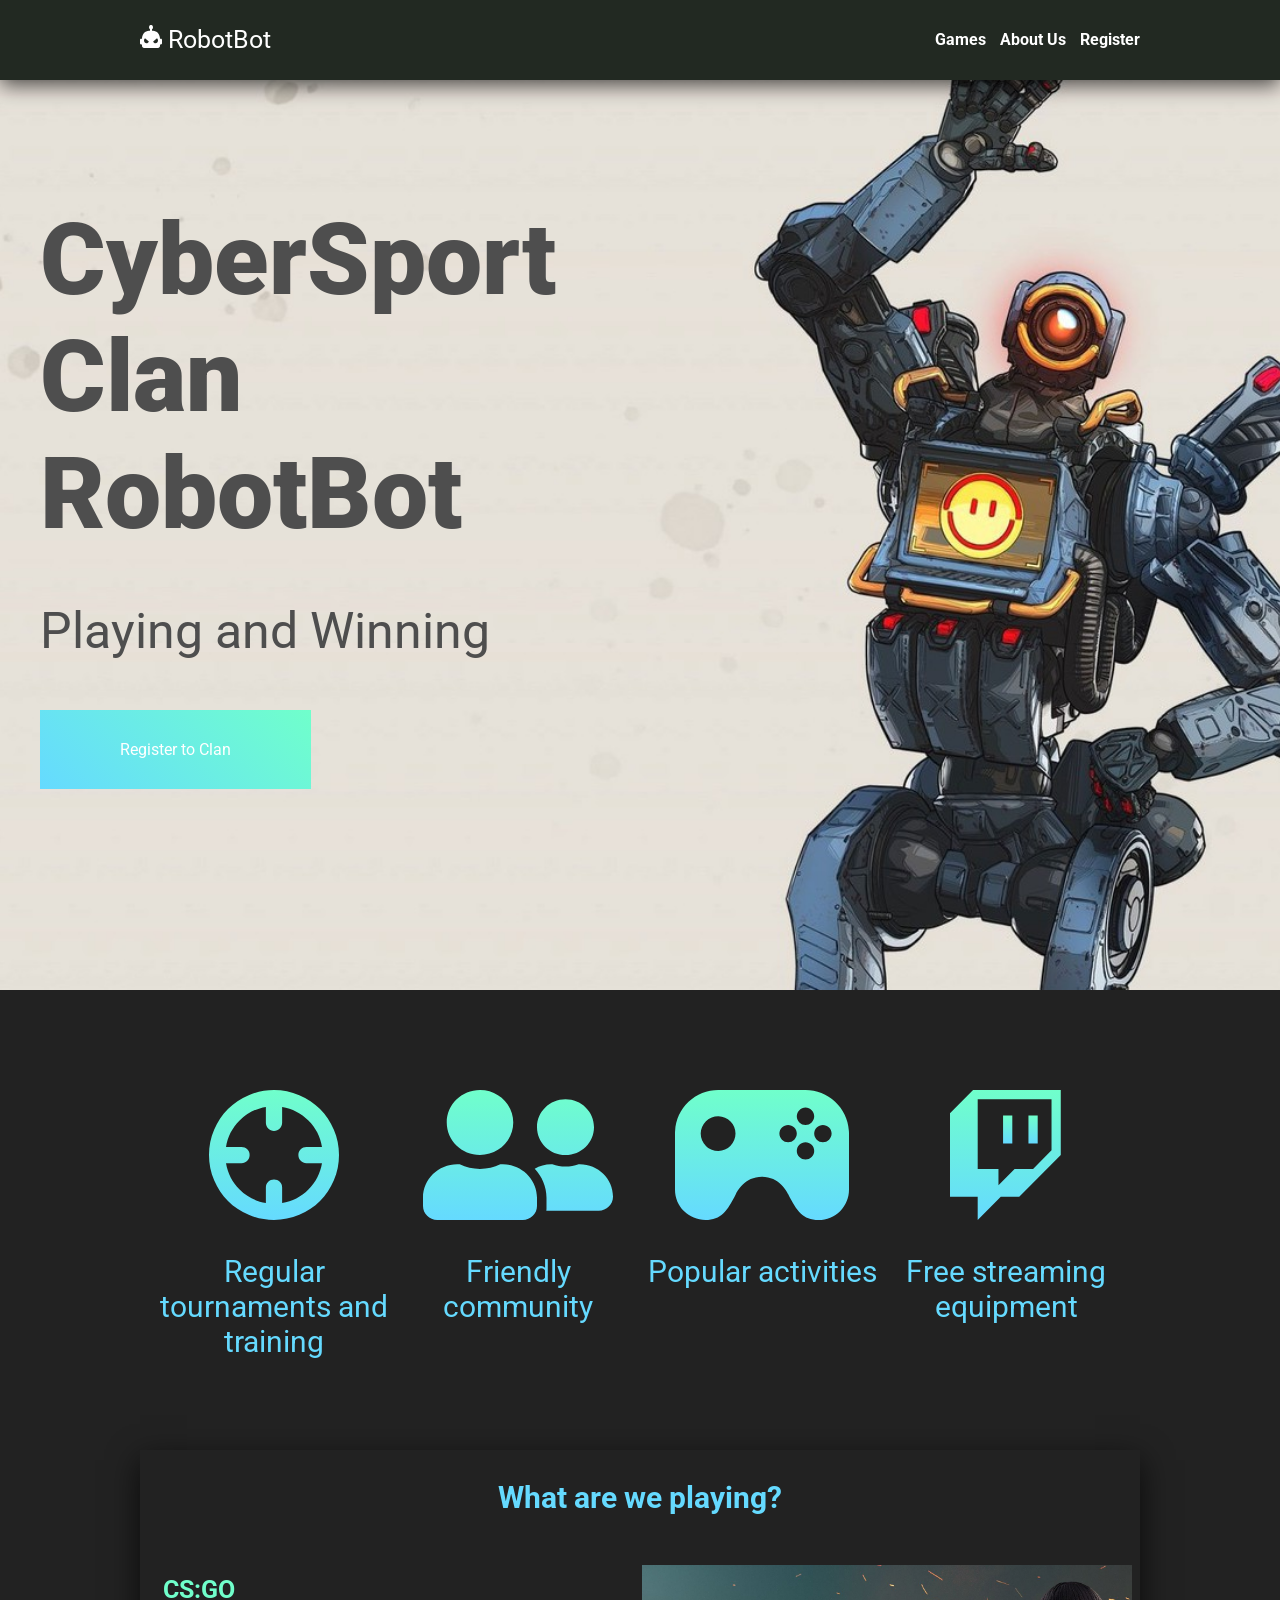
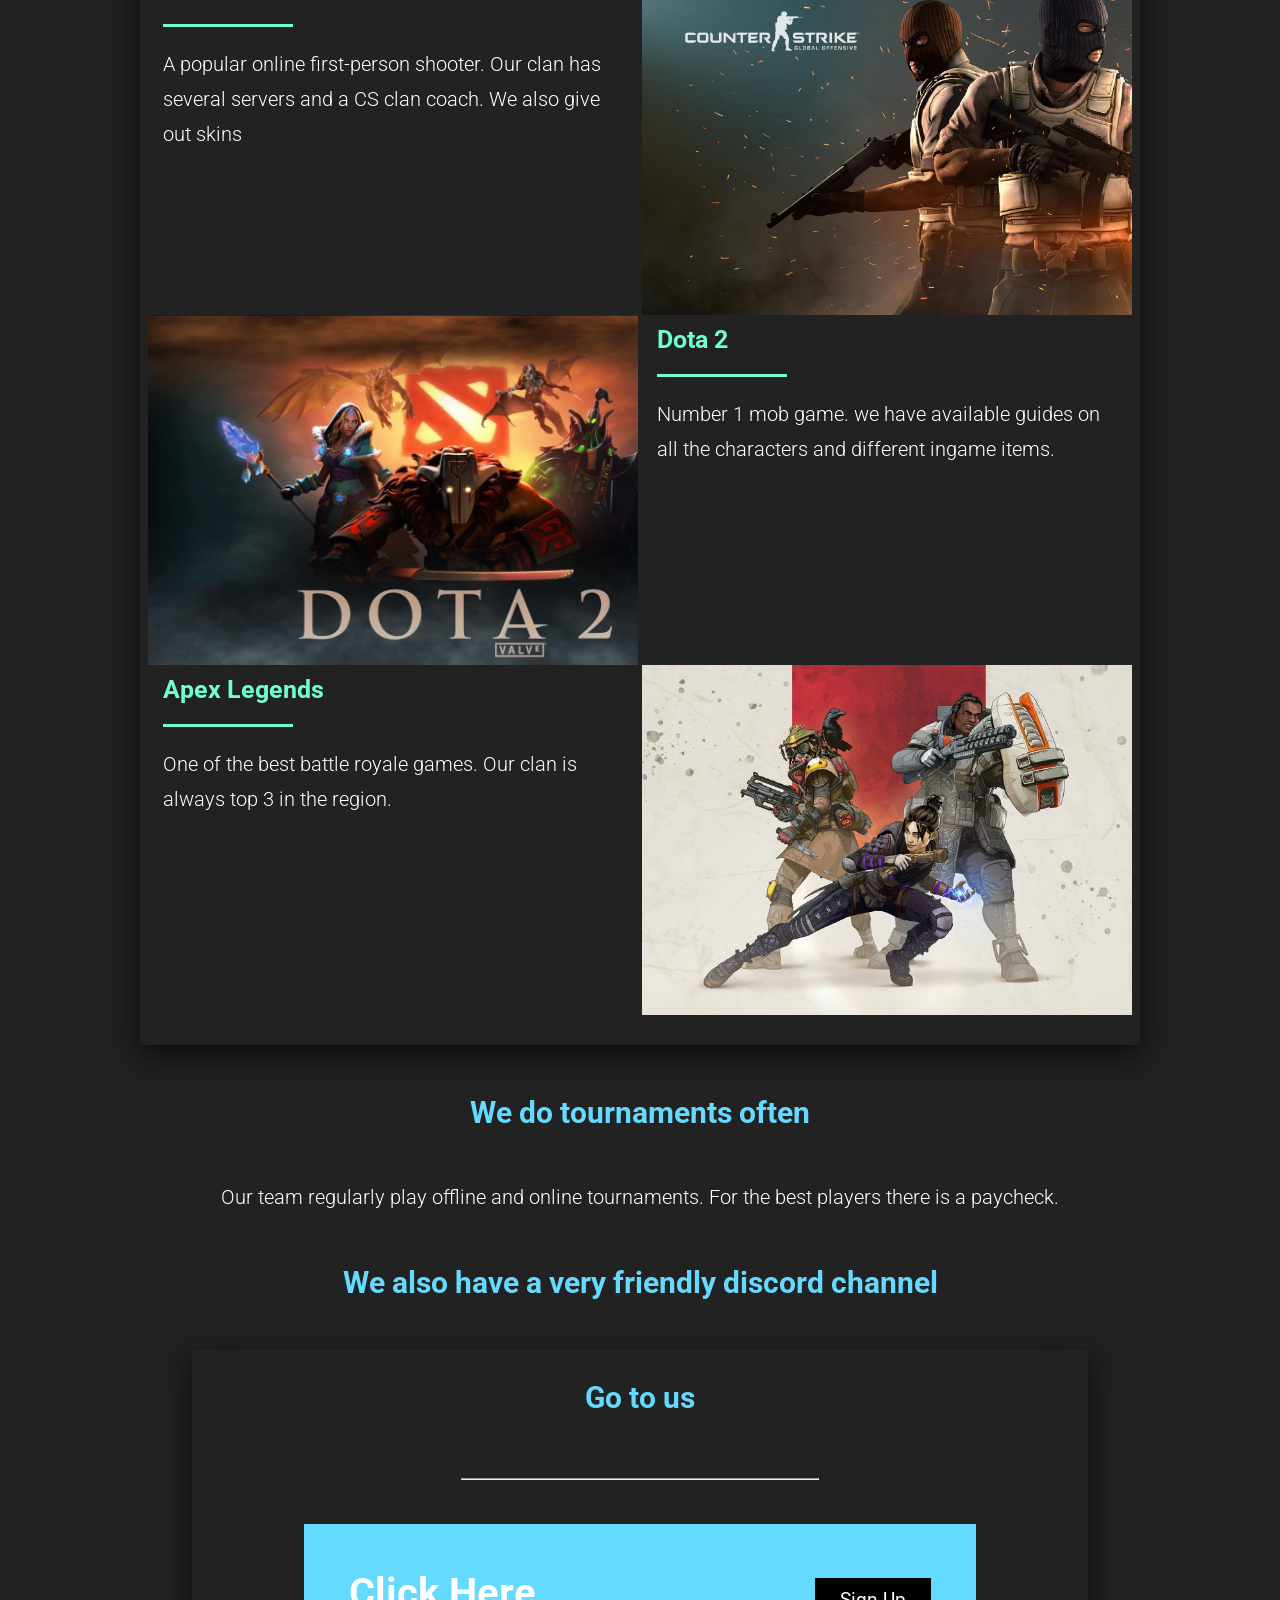
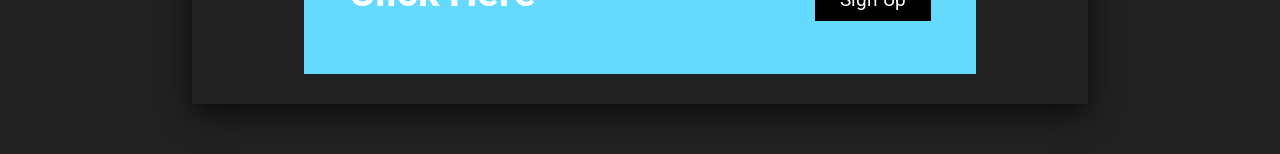
<file: index.html>
<!DOCTYPE html>
<html lang="en">
<head>
    <meta charset="UTF-8">
    <meta name="viewport" content="width=device-width, initial-scale=1.0">
    <title>RobotBot</title>
    <link rel="stylesheet" href="style.css">
</head>
<body>
<header>
    <div class="container">
        <a href="#" class="logo">
            <img src="img/icons/site_logo.svg" alt="logo">
            <span>RobotBot</span>
        </a>
        <nav>
            <a href="#" class="nav-item">Games</a>
            <a href="#" class="nav-item">About Us</a>
            <a href="form.html" class="nav-item">Register</a>
        </nav>
    </div>
</header>

<main>
    <section class="start">
        <div class="start-content">
            <h1 class="start-title">CyberSport Clan RobotBot</h1>
            <p class="start-subtitle">Playing and Winning</p>
            <a href="form.html" class="start-btn">Register to Clan</a>
        </div>
    </section>

    <section class="about">
        <div class="container">
            <div class="about-card">
                <img src="img/icons/scope.svg" class="about-card-img">
                <p class="about-card-title">Regular tournaments and training</p>
            </div>

            <div class="about-card">
                <img src="img/icons/friendly.svg" class="about-card-img">
                <p class="about-card-title">Friendly community</p>
            </div>

            <div class="about-card">
                <img src="img/icons/joystic.svg" class="about-card-img">
                <p class="about-card-title">Popular activities</p>
            </div>

            <div class="about-card">
                <img src="img/icons/twitch.svg" class="about-card-img">
                <p class="about-card-title">Free streaming equipment</p>
            </div>
        </div>

    </section>

    <section class="games">
        <div class="container games-container">
            <h2 class="section-title">What are we playing?</h2>
            <div class="games-card game-1">
                <div class="game-card-content">
                    <h3 class="game-title">CS:GO</h3>
                    <hr class="game-divider">
                    <p class="game-description section-text">A popular online first-person shooter. Our clan has several
                        servers and a CS clan coach. We also give out skins</p>
                </div>
                <div class="games-card-image img1">

                </div>
            </div>


            <div class="games-card game-1">
                <div class="games-card-image img2">

                </div>
                <div class="game-card-content">
                    <h3 class="game-title">Dota 2</h3>
                    <hr class="game-divider">
                    <p class="game-description section-text">Number 1 mob game. we have available guides on all the
                        characters and different ingame items.</p>
                </div>

            </div>

            <div class="games-card game-1">
                <div class="game-card-content">
                    <h3 class="game-title">Apex Legends</h3>
                    <hr class="game-divider">
                    <p class="game-description section-text">One of the best battle royale games. Our clan is always top
                        3 in the region.</p>
                </div>
                <div class="games-card-image img3">

                </div>
            </div>
        </div>
    </section>

    <h2 class="tournament-title">We do tournaments often</h2>
    <p class="tournament-text">Our team regularly play offline and online tournaments. For the best players there is a
        paycheck.</p>

    <h2 class="discord-title">We also have a very friendly discord channel</h2>

    <section class="link-container ">
        <p class="section-title">Go to us</p>
        <hr class="link-divider">
        <div class="link-box">
        <p class="link-box-title">Click Here</p>
            <a  href="form.html" class="link-button" type="button" >Sign Up</a>
        </div>
    </section>

</main>

<footer>

</footer>
</body>
</html>
</file>
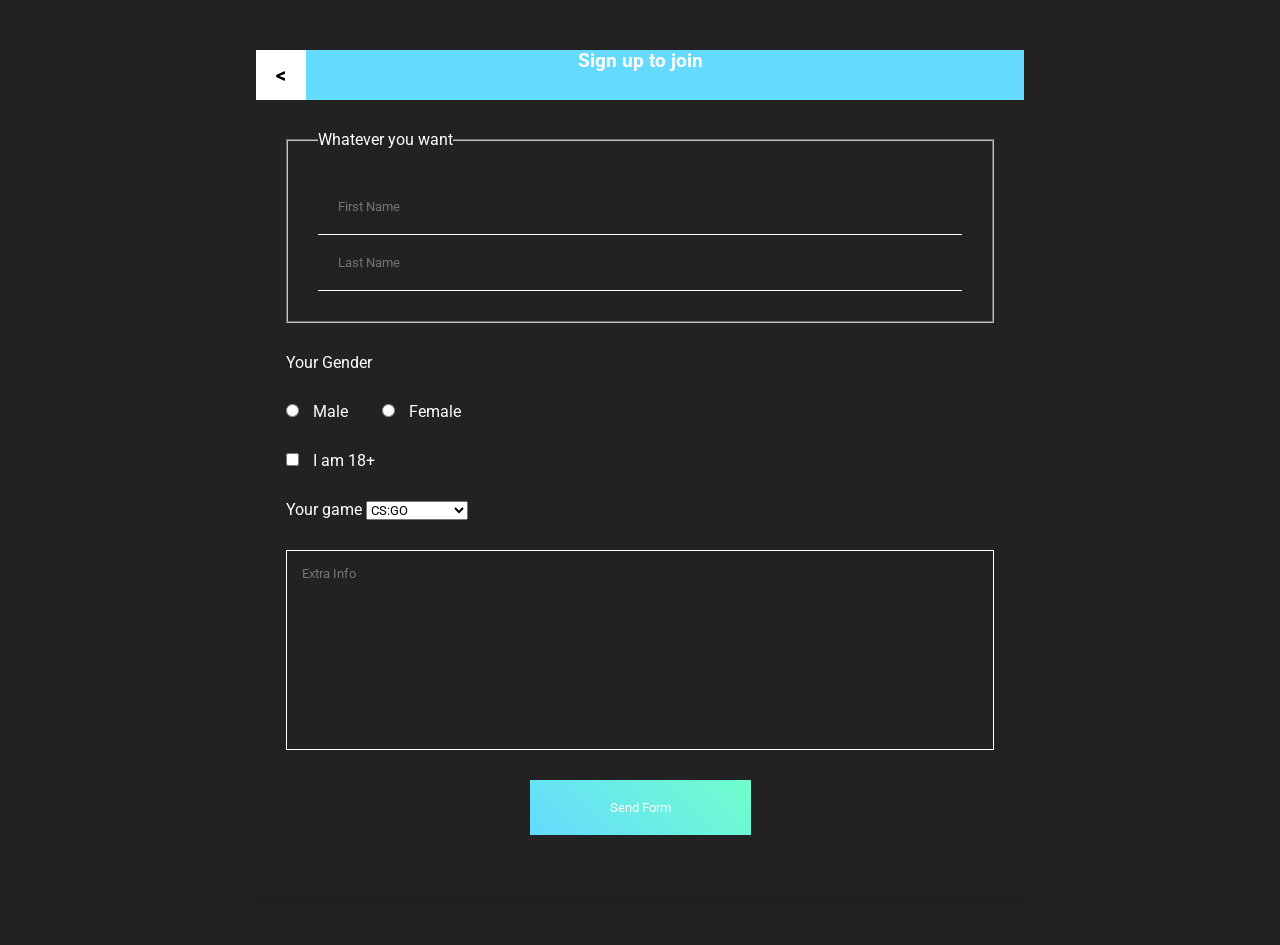
<file: form.html>
<!DOCTYPE html>
<html lang="en">
<head>
    <meta charset="UTF-8">
    <meta name="viewport" content="width=device-width, initial-scale=1.0">
    <title>RobotBot</title>
    <link rel="stylesheet" href="form.css">
</head>
<body>
<form>
    <div class="form-head">
        <a href="index.html" class="btn-back"><</a>
        <h3 class="form-title">Sign up to join</h3>
    </div>
    <div class="form-body">
        <fieldset class="namefield">
            <legend>Whatever you want</legend>
            <input name="firstname" type="text" placeholder="First Name" class="name">
            <input name="lastname" type="text" placeholder="Last Name" class="lastname">
        </fieldset>

        <p class="gender">Your Gender</p>
        <div class="input-wrapper">
            <input type="radio" name="gender" value="male" class="male-radio" id="male">
            <label for="male">Male</label>
            <input type="radio" name="gender" value="female" class="female-radio" id="female">
            <label for="female">Female</label>
        </div>

        <div class="input-wrapper">
            <input type="checkbox" name="age" id="age" class="age" value="got-18">
            <label for="age">I am 18+</label>
        </div>

        <div class="input-wrapper">
            <label for="game">Your game</label>
            <select name="game" id="game" class="game">
                <option value="CS:GO">CS:GO</option>
                <option value="Dota 2">Dota 2</option>
                <option value="Apex Legends">Apex Legends</option>
            </select>
        </div>

        <textarea name="comment" id="comment" class="comment" placeholder="Extra Info"></textarea>

        <button class="submit-btn">Send Form</button>
    </div>
</form>
</body>
</html>
</file>
<file: style.css>
@import url('https://fonts.googleapis.com/css2?family=Roboto:ital,wght@0,100..900;1,100..900&display=swap');

* {
    padding: 0;
    margin: 0;
    box-sizing: border-box;
    font-family: "Roboto", sans-serif;
}

body {
    background-color: #222222;
    cursor: default;
}

.container {
    max-width: 1000px;
    margin: 0 auto;
}

.section-title {
    font-size: 30px;
    font-weight: 700;
    color: #65daff;
    margin-bottom: 50px;
}

.section-text {
    font-size: 20px;
    font-weight: 300;
    line-height: 35px;
    color: white;
}

header {
    background-color: #222922;
    width: 100%;
    height: 80px;
    box-shadow: 0 5px 20px rgb(0 0 0 / 0.7);
    line-height: 80px;
    position: fixed;
    z-index: 12345;
    top: 0;
}

.logo {
    color: white;
    text-decoration: none;
    font-size: 25px;
}

nav {
    float: right;
}

.nav-item {
    font-size: 16px;
    text-decoration: none;
    font-weight: 700;
    color: white;
    margin-left: 10px;
}

.nav-item:hover {
    color: #65daff;
    text-shadow: 0 0 5px #65daff;
    transition: 0.5s;
}

.start {
    background-image: url(img/apex-legends-pathfinder-robot-emoticons-saluting-futuristic.jpg);
    height: 110vh;
    background-repeat: no-repeat;
    background-position: center;
    background-size: cover;
    position: relative;
}

.start-content {
    position: absolute;
    top: 50%;
    left: 0;
    transform: translateY(-50%);
    padding: 40px;
    width: 50%;
}

.start-title {
    color: #4e4e4e;
    font-size: 100px;
    font-weight: 900;
    margin-bottom: 50px;
}

.start-subtitle {
    color: #4e4e4e;
    margin-bottom: 50px;
    font-size: 50px;
}

.start-btn {
    color: white;
    text-decoration: none;
    background: linear-gradient(45deg, #65daff, #70ffcb);
    padding: 30px 80px;
    display: block;
    width: fit-content;
}

.start-btn:hover {
    transform: scale(1.1);
    transition: 0.5s;
}

.start-btn:active {
    background: linear-gradient(45deg, #347083, #388065);
}

.about {
    height: 40vh;
    text-align: center;
}

.about-card {
    width: 24%;
    display: inline-block;
    height: 200px;
    margin-top: 100px;
    vertical-align: top;
}

.about-card-img {
    height: 130px;
    margin-bottom: 30px;
}

.about-card-title {
    color: #65daff;
    font-size: 30px;
}

.games-container {
    margin-top: 100px;
    box-shadow: 0 10px 30px rgba(0 0 0 / 0.7);
    padding: 30px 0;
    text-align: center;
}

.games-card-image {
    background-position: left;
    background-size: cover;
    background-repeat: no-repeat;
    height: 350px;
    width: 49%;
    display: inline-block;
    vertical-align: top;
}

.img1 {
    background-image: url("img/csgo.jpg");
}

.img2 {
    background-image: url("img/dota2.jpg");
}

.img3 {
    background-image: url("img/apex.jpg");
}

.game-card-content {
    width: 49%;
    min-height: 350px;
    display: inline-block;
    vertical-align: top;
    text-align: left;
    padding: 0 15px;
    padding-top: 10px;
}

.game-title {
    font-size: 25px;
    color: #70ffcb;
}

.game-divider {
    width: 130px;
    margin: 20px 0px;
    border: none;
    background-color: #70ffcb;
    height: 3px;
}

.tournament-title {
    font-size: 30px;
    font-weight: 700;
    color: #65daff;
    margin-bottom: 50px;
    text-align: center;
    margin-top: 50px;
}

.tournament-text {
    font-size: 20px;
    font-weight: 300;
    line-height: 35px;
    color: white;
    text-align: center;
}

.discord-title {
    font-size: 30px;
    font-weight: 700;
    color: #65daff;
    margin-bottom: 50px;
    text-align: center;
    margin-top: 50px;
}

.link-container {
    box-shadow: 0 10px 30px rgba(0 0 0 / 0.7);
    padding: 30px 0;
    text-align: center;
    width: 70%;
    margin: 50px auto;
}

.link-divider {
    width: 40%;
    display: inline-block;
}

.link-box {
    background-color: #65daff;
    height: 150px;
    margin-top: 40px;
    width: 75%;
    display: inline-block;
}

.link-box-title {
    color: white;
    font-size: 40px;
    font-weight: bold;
    display: inline-block;
    margin-right: 275px;
    margin-top: 45px;
}

.link-button {
    background-color: black;
    color: white;
    outline: none;
    border: none;
    width: 150px;
    height: 50px;
    font-size: 19px;
    text-decoration: none;
    padding: 10px 25px;
}

.link-button:hover {
    color: black;
    background-color: white;
}

@media (max-width: 1200px) {
    nav {
        float: none;
    }

    .nav-item {
        display: block;
        line-height: 25px;
    }

    header {
        height: fit-content;
        padding: 10px 15px;
    }

    .start {
        margin-top: 130px;
        height: 100vh;
    }

    .link-box-title {
        margin-right: 0;
        display: block;
        margin-bottom: 20px;
    }

    .start-title {
        font-size: 40px;
    }

    .start-subtitle {
        font-size: 20px;
    }

    .about-card-img {
        height: 50px;
    }

    .about-card-title {
        font-size: 15px;
    }



}
</file>
<file: form.css>
@import url('https://fonts.googleapis.com/css2?family=Roboto:ital,wght@0,100..900;1,100..900&display=swap');

* {
    padding: 0;
    margin: 0;
    box-sizing: border-box;
    font-family: "Roboto", sans-serif;
}

body {
    background-color: #222222;
    cursor: default;
}

form {
    background-color: #222222;
    width: 60%;
    box-shadow: 0px 7px 15px rgb(0 0 0 / 13%);
    margin: 50px auto;
}

.form-head {
    background: #65daff;
    height: 50px;
    color: white;
    text-align: center;
    position: relative;
}

.btn-back {
    background-color: white;
    color: black;
    text-decoration: none;
    width: 50px;
    display: inline-block;
    height: 50px;
    line-height: 50px;
    font-size: 20px;
    font-weight: bold;
    left: 0;
    position: absolute;
}

.btn-back:hover {
    background-color: gray;
}

.btn-back:active {
    color: white;
    background-color: black;
}

.form-body {
    padding: 30px;
    color: white;
}

.name, .lastname {
    background: none;
    border: none;
    border-bottom: 1px solid white;
    padding: 20px;
    color: white;
    width: 100%;
    outline: none;
}

.input-wrapper {
    margin: 30px 0;
}

.gender {
    margin-top: 30px;
}

#male {
    margin-right: 10px;
}

#female {
    margin-right: 10px;
    margin-left: 30px;
}

#age {
    margin-right: 10px;
}

#comment {
    border: 1px solid white;
    background: none;
    width: 100%;
    height: 200px;
    padding: 15px;
    outline: none;
    margin-bottom: 30px;
    resize: none;
    max-height: 200px;
    display: block;
}

.submit-btn {
    color: white;
    width: fit-content;
    background: linear-gradient(45deg, #65daff, #70ffcb);
    border: none;
    outline: none;
    padding: 20px 80px;
    margin: 30px auto;
    display: block;
}

.submit-btn:hover {
    background: linear-gradient(45deg, #347083, #388065);
}

.submit-btn:hover:active {
    background: white;
    color: black;
}

.namefield {
    padding: 30px;
}


@media (max-width: 1200px) {
    form {
        margin: 30px auto;
    }
}
</file>
